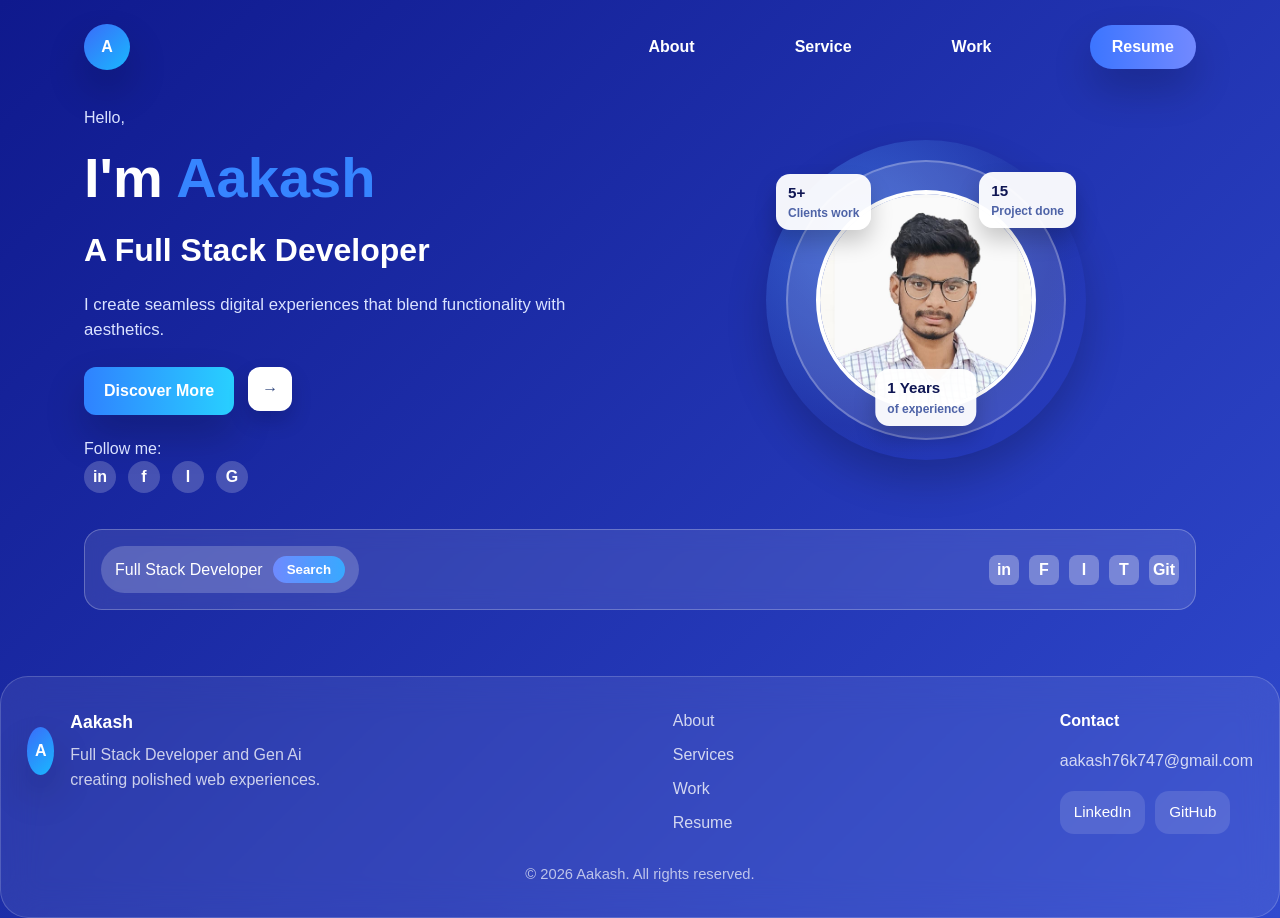
<file: index.html>
<!DOCTYPE html>
<html lang="en">
<head>
  <meta charset="UTF-8" />
  <meta name="viewport" content="width=device-width, initial-scale=1.0" />
  <title>Aakash | Portfolio</title>
  <link rel="stylesheet" href="portfolio.css" />
</head>
<body>
  <div class="page-wrap">
    <header class="top-nav">
      <div class="brand">A</div>
      <nav>
        <a href="about.html">About</a>
        <a href="services.html">Service</a>
        <a href="work.html">Work</a>
      
          </nav>
      <a href="Resume.html" class="btn-resume">Resume</a>
    </header>

    <main class="hero-section">
      <div class="hero-left">
        <p class="small">Hello,</p>
        <h1>I'm <span>Aakash</span></h1>
        <h2>A Full Stack Developer</h2>
        <p class="subtitle">I create seamless digital experiences that blend functionality with aesthetics.</p>
        <div class="hero-actions">
          <a href="Resume.html" class="btn-primary">Discover More</a>
          <a href="Resume.html" class="btn-icon" aria-label="right-arrow">&#8594;</a>
        </div>
        <p class="follow">Follow me:</p>
        <div class="social-icons">
          <a href="https://www.linkedin.com/in/aakash-7a088a28a/" aria-label="LinkedIn">in</a>
          <a href="https://www.facebook.com/profile.php?id=61575523893722" aria-label="Facebook">f</a>
          <a href="https://www.instagram.com/aakash.codes_2026/" aria-label="Instagram">I</a>
           <a href="https://mail.google.com/mail/u/2/#inbox" aria-label="Gmail">G</a>
        </div>
      </div>

      <div class="hero-right">
        <div class="circle-bg">
          <div class="circle-inner">
            <img src="photo.jpg" alt="Aakash" />
            <div class="stats stats-top-left">5+<span>Clients work</span></div>
            <div class="stats stats-top-right">15<span>Project done</span></div>
            <div class="stats stats-bottom">1 Years<span>of experience</span></div>
          </div>
        </div>
      </div>
    </main>

    <section class="search-strip">
      <div class="search-box">
        <span>Full Stack Developer</span>
        <button>Search</button>
      </div>
      <div class="social-row">
        <a href="https://www.linkedin.com/in/aakash-7a088a28a/" aria-label="LinkedIn">in</a>
        <a href="https://www.facebook.com/profile.php?id=61575523893722" aria-label="Facebook">F</a>
        <a href="https://www.instagram.com/aakash.codes_2026/" aria-label="Instagram">I</a>
        <a href="https://x.com/aakashcodes_26" aria-label="Twitter">T</a>
        <a href="https://github.com/Aakash76k" aria-label="GitHub">Git</a>
      </div>
    </section>
  </div>

  <footer class="footer">
    <div class="footer-inner">
      <div class="footer-brand">
        <div class="brand-circle">A</div>
        <div>
          <p class="footer-title">Aakash</p>
          <p class="footer-text">Full Stack Developer and Gen Ai creating polished web experiences.</p>
        </div>
      </div>

      <div class="footer-links">
        <a href="about.html">About</a>
        <a href="services.html">Services</a>
        <a href="work.html">Work</a>
        <a href="Resume.html">Resume</a>
      </div>

      <div class="footer-contact">
        <p>Contact</p>
        <a href="mailto:aakash76k747@gmail.com">aakash76k747@gmail.com</a>
        <div class="footer-social">
          <a href="https://www.linkedin.com/in/aakash-7a088a28a/" aria-label="LinkedIn">LinkedIn</a>
          <a href="https://github.com/Aakash76k" aria-label="GitHub">GitHub</a>
        </div>
      </div>
    </div>
    <p class="footer-copy">&copy; 2026 Aakash. All rights reserved.</p>
  </footer>
</body>
</html>
</file>
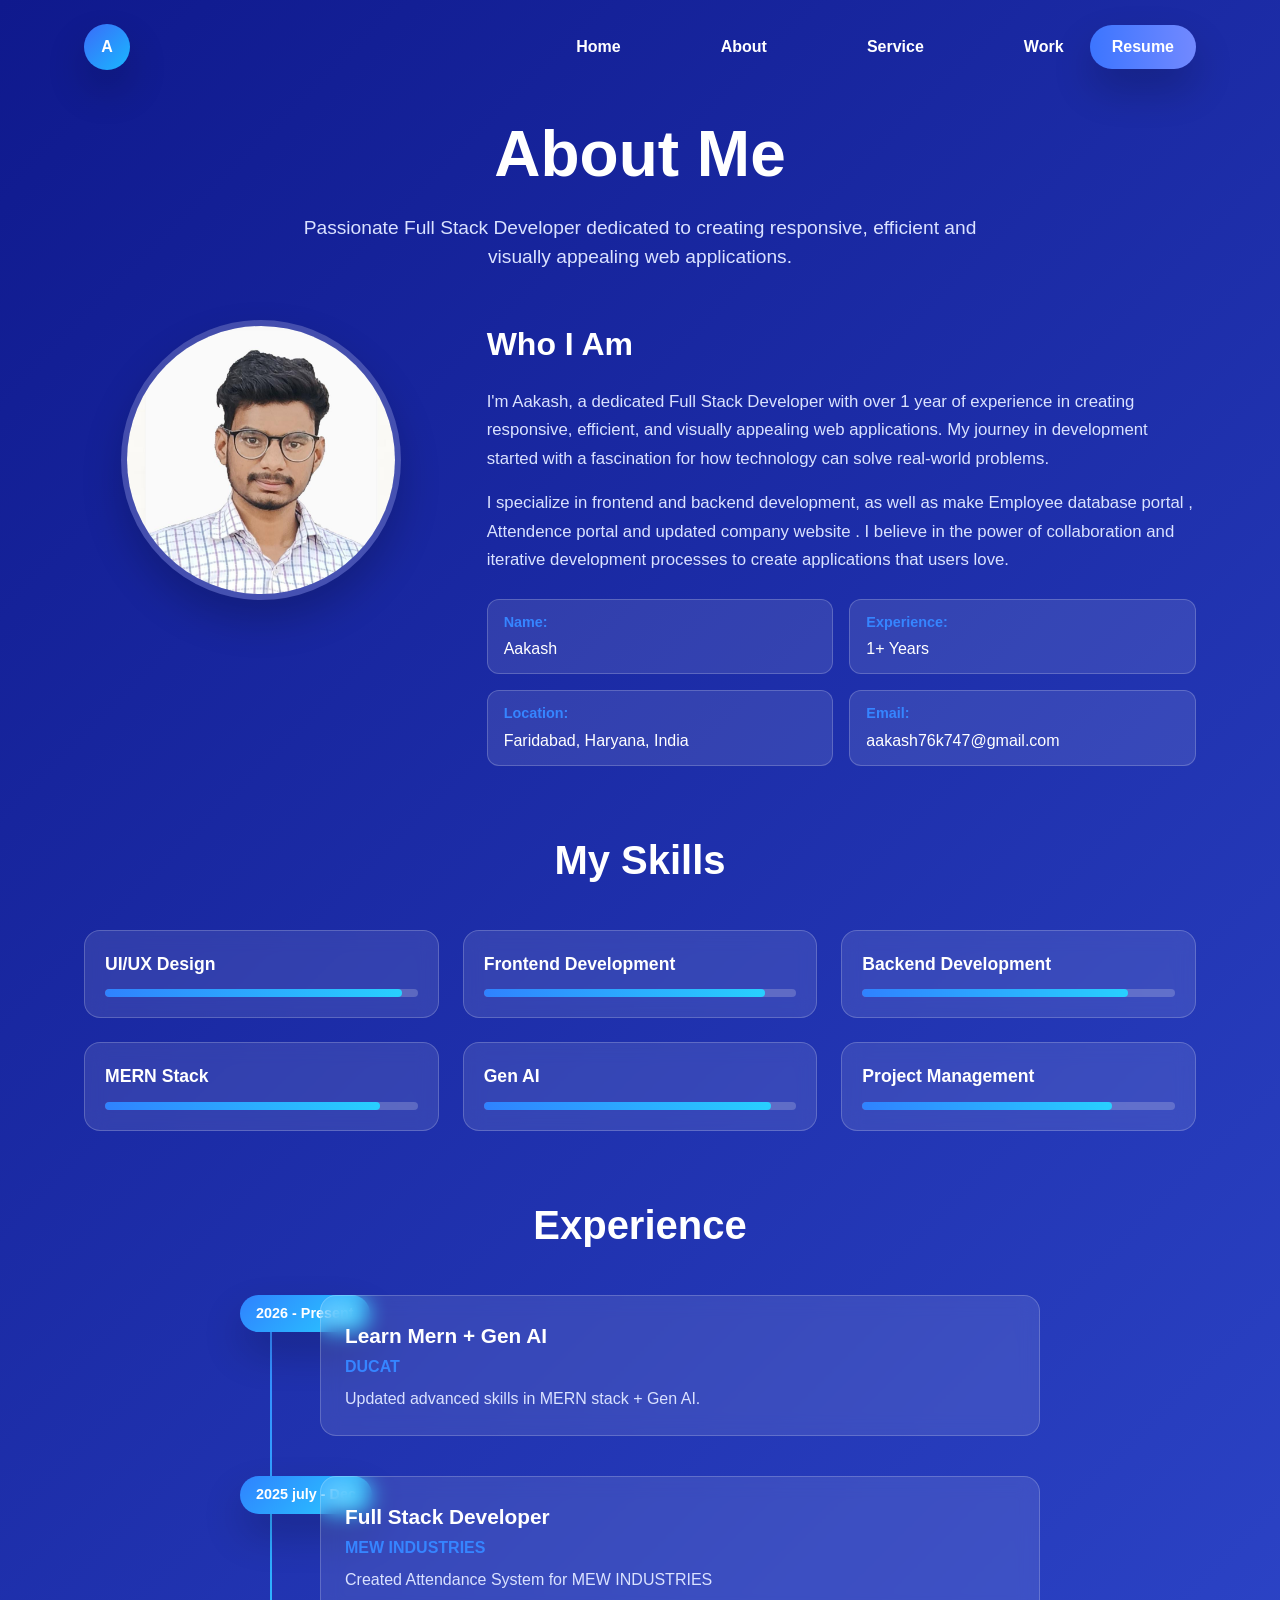
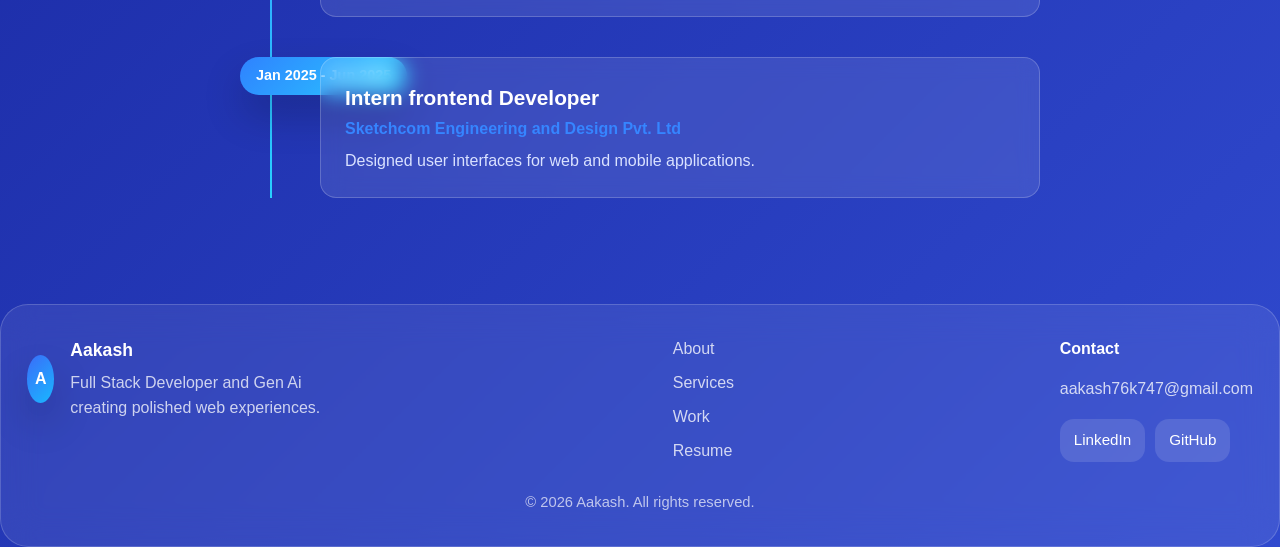
<file: about.html>
<!DOCTYPE html>
<html lang="en">
<head>
    <meta charset="UTF-8" />
    <meta name="viewport" content="width=device-width, initial-scale=1.0" />
    <title>About | Aakash</title>
    <link rel="stylesheet" href="portfolio.css" />
    <link rel="stylesheet" href="about.css" />
</head>
<body>
    <div class="page-wrap">
        <header class="top-nav">
            <div class="brand">A</div>
            <nav>
                <a href="index.html">Home</a>
                <a href="about.html">About</a>
                <a href="services.html">Service</a>
                <a href="work.html">Work</a>
            </nav>
            <a href="resume.html" class="btn-resume">Resume</a>
        </header>

        <main class="about-section">
            <div class="about-hero">
                <h1>About Me</h1>
                <p class="intro">Passionate Full Stack Developer dedicated to creating responsive, efficient and visually appealing web applications.</p>
            </div>

            <div class="about-content">
                <div class="about-left">
                    <img src="photo.jpg" alt="Aakash" class="profile-img" />
                </div>
                <div class="about-right">
                    <h2>Who I Am</h2>
                    <p>I'm Aakash, a dedicated Full Stack Developer with over 1 year of experience in creating responsive, efficient, and visually appealing web applications. My journey in development started with a fascination for how technology can solve real-world problems.</p>
                    <p>I specialize in frontend and backend development, as well as make Employee database portal , Attendence portal and updated company website . I believe in the power of collaboration and iterative development processes to create applications that users love.</p>

                    <div class="personal-info">
                        <div class="info-item">
                            <strong>Name:</strong> Aakash
                        </div>
                        <div class="info-item">
                            <strong>Experience:</strong> 1+ Years
                        </div>
                        <div class="info-item">
                            <strong>Location:</strong> Faridabad, Haryana, India
                        </div>
                        <div class="info-item">
                            <strong>Email:</strong> aakash76k747@gmail.com
                        </div>
                    </div>
                </div>
            </div>

            <div class="skills-section">
                <h2>My Skills</h2>
                <div class="skills-grid">
                    <div class="skill-item">
                        <div class="skill-name">UI/UX Design</div>
                        <div class="skill-bar">
                            <div class="skill-fill" style="width: 95%"></div>
                        </div>
                    </div>
                    <div class="skill-item">
                        <div class="skill-name">Frontend Development</div>
                        <div class="skill-bar">
                            <div class="skill-fill" style="width: 90%"></div>
                        </div>
                    </div>
                    <div class="skill-item">
                        <div class="skill-name">Backend Development</div>
                        <div class="skill-bar">
                            <div class="skill-fill" style="width: 85%"></div>
                        </div>
                    </div>
                    <div class="skill-item">
                        <div class="skill-name">MERN Stack</div>
                        <div class="skill-bar">
                            <div class="skill-fill" style="width: 88%"></div>
                        </div>
                    </div>
                    <div class="skill-item">
                        <div class="skill-name">Gen AI</div>
                        <div class="skill-bar">
                            <div class="skill-fill" style="width: 92%"></div>
                        </div>
                    </div>
                    <div class="skill-item">
                        <div class="skill-name">Project Management</div>
                        <div class="skill-bar">
                            <div class="skill-fill" style="width: 80%"></div>
                        </div>
                    </div>
                </div>
            </div>

            <div class="experience-section">
                <h2>Experience</h2>
                <div class="timeline">
                    <div class="timeline-item">
                        <div class="timeline-date">2026 - Present</div>
                        <div class="timeline-content">
                            <h3>Learn Mern + Gen AI</h3>
                            <p>DUCAT</p>
                            <p>Updated advanced skills in MERN stack + Gen AI.</p>
                        </div>
                    </div>
                   
                    <div class="timeline-item">
                        <div class="timeline-date">2025 july - Dec</div>
                        <div class="timeline-content">
                            <h3>Full Stack Developer</h3>
                            <p>MEW INDUSTRIES</p>
                            <p>Created Attendance System for MEW INDUSTRIES </p>
                        </div>
                    </div>

                     <div class="timeline-item">
                        <div class="timeline-date">Jan 2025 - Jun 2025</div>
                        <div class="timeline-content">
                            <h3>Intern frontend Developer</h3>
                            <p>Sketchcom Engineering and Design Pvt. Ltd</p>
                            <p>Designed user interfaces for web and mobile applications.</p>
                        </div>
                    </div>
                </div>
            </div>
        </main>
    </div>

     <footer class="footer">
    <div class="footer-inner">
      <div class="footer-brand">
        <div class="brand-circle">A</div>
        <div>
          <p class="footer-title">Aakash</p>
          <p class="footer-text">Full Stack Developer and Gen Ai creating polished web experiences.</p>
        </div>
      </div>

      <div class="footer-links">
        <a href="about.html">About</a>
        <a href="services.html">Services</a>
        <a href="work.html">Work</a>
        <a href="Resume.html">Resume</a>
      </div>

      <div class="footer-contact">
        <p>Contact</p>
        <a href="mailto:aakash76k747@gmail.com">aakash76k747@gmail.com</a>
        <div class="footer-social">
          <a href="https://www.linkedin.com/in/aakash-7a088a28a/" aria-label="LinkedIn">LinkedIn</a>
          <a href="https://github.com/Aakash76k" aria-label="GitHub">GitHub</a>
        </div>
      </div>
    </div>
    <p class="footer-copy">&copy; 2026 Aakash. All rights reserved.</p>
  </footer>
</body>
</html>
</file>
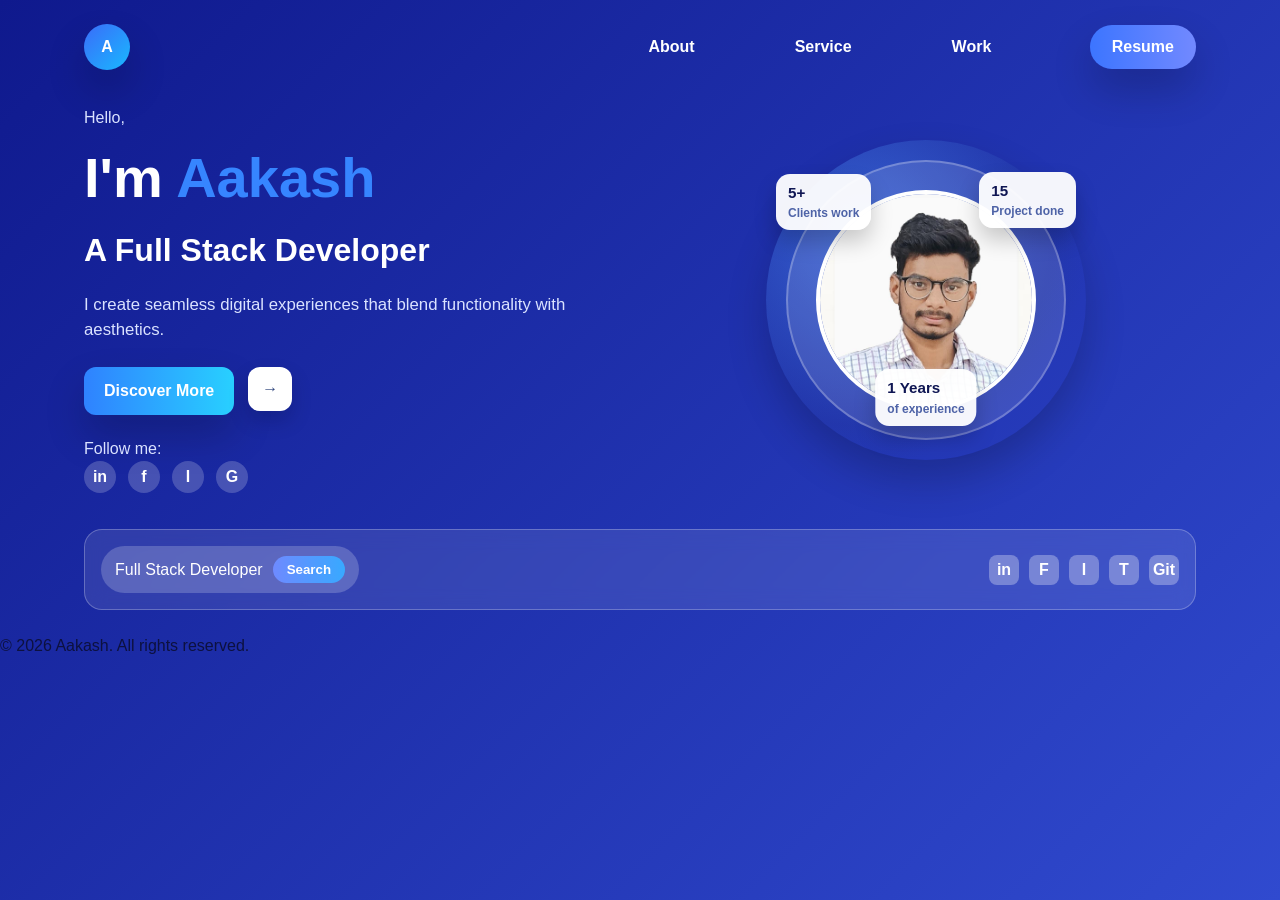
<file: portfolio.html>
<!DOCTYPE html>
<html lang="en">
<head>
  <meta charset="UTF-8" />
  <meta name="viewport" content="width=device-width, initial-scale=1.0" />
  <title>Aakash | Portfolio</title>
  <link rel="stylesheet" href="portfolio.css" />
</head>
<body>
  <div class="page-wrap">
    <header class="top-nav">
      <div class="brand">A</div>
      <nav>
        <a href="about.html">About</a>
        <a href="services.html">Service</a>
        <a href="work.html">Work</a>
      
          </nav>
      <a href="Resume.html" class="btn-resume">Resume</a>
    </header>

    <main class="hero-section">
      <div class="hero-left">
        <p class="small">Hello,</p>
        <h1>I'm <span>Aakash</span></h1>
        <h2>A Full Stack Developer</h2>
        <p class="subtitle">I create seamless digital experiences that blend functionality with aesthetics.</p>
        <div class="hero-actions">
          <a href="Resume.html" class="btn-primary">Discover More</a>
          <a href="Resume.html" class="btn-icon" aria-label="right-arrow">&#8594;</a>
        </div>
        <p class="follow">Follow me:</p>
        <div class="social-icons">
          <a href="https://www.linkedin.com/in/aakash-7a088a28a/" aria-label="LinkedIn">in</a>
          <a href="https://www.facebook.com/profile.php?id=61575523893722" aria-label="Facebook">f</a>
          <a href="https://www.instagram.com/aakash.codes_2026/" aria-label="Instagram">I</a>
           <a href="https://mail.google.com/mail/u/2/#inbox" aria-label="Gmail">G</a>
        </div>
      </div>

      <div class="hero-right">
        <div class="circle-bg">
          <div class="circle-inner">
            <img src="photo.jpg" alt="Aakash" />
            <div class="stats stats-top-left">5+<span>Clients work</span></div>
            <div class="stats stats-top-right">15<span>Project done</span></div>
            <div class="stats stats-bottom">1 Years<span>of experience</span></div>
          </div>
        </div>
      </div>
    </main>

    <section class="search-strip">
      <div class="search-box">
        <span>Full Stack Developer</span>
        <button>Search</button>
      </div>
      <div class="social-row">
        <a href="https://www.linkedin.com/in/aakash-7a088a28a/" aria-label="LinkedIn">in</a>
        <a href="https://www.facebook.com/profile.php?id=61575523893722" aria-label="Facebook">F</a>
        <a href="https://www.instagram.com/aakash.codes_2026/" aria-label="Instagram">I</a>
        <a href="https://x.com/aakashcodes_26" aria-label="Twitter">T</a>
        <a href="https://github.com/dashboard" aria-label="GitHub">Git</a>
      </div>
    </section>
  </div>

  <footer>
    <p>&copy; 2026 Aakash. All rights reserved.</p>
  </footer>
</body>
</html>
</file>
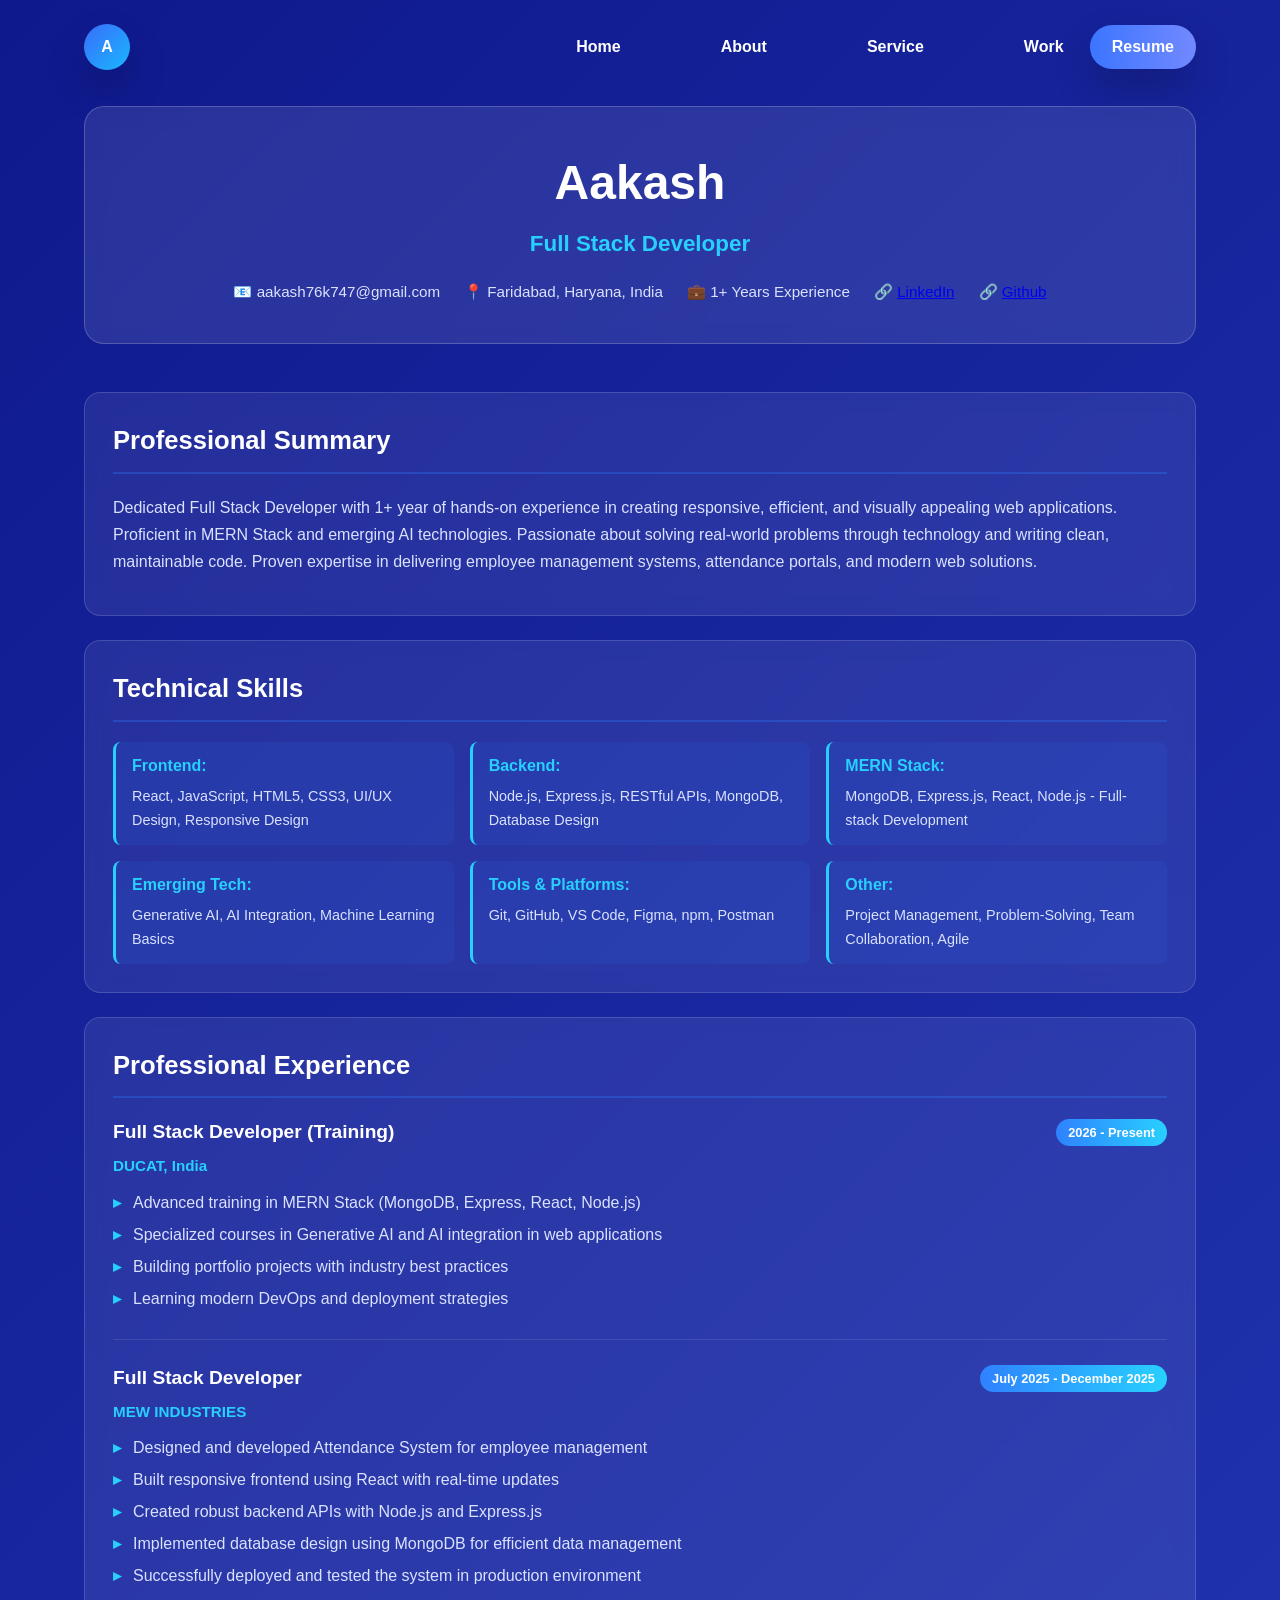
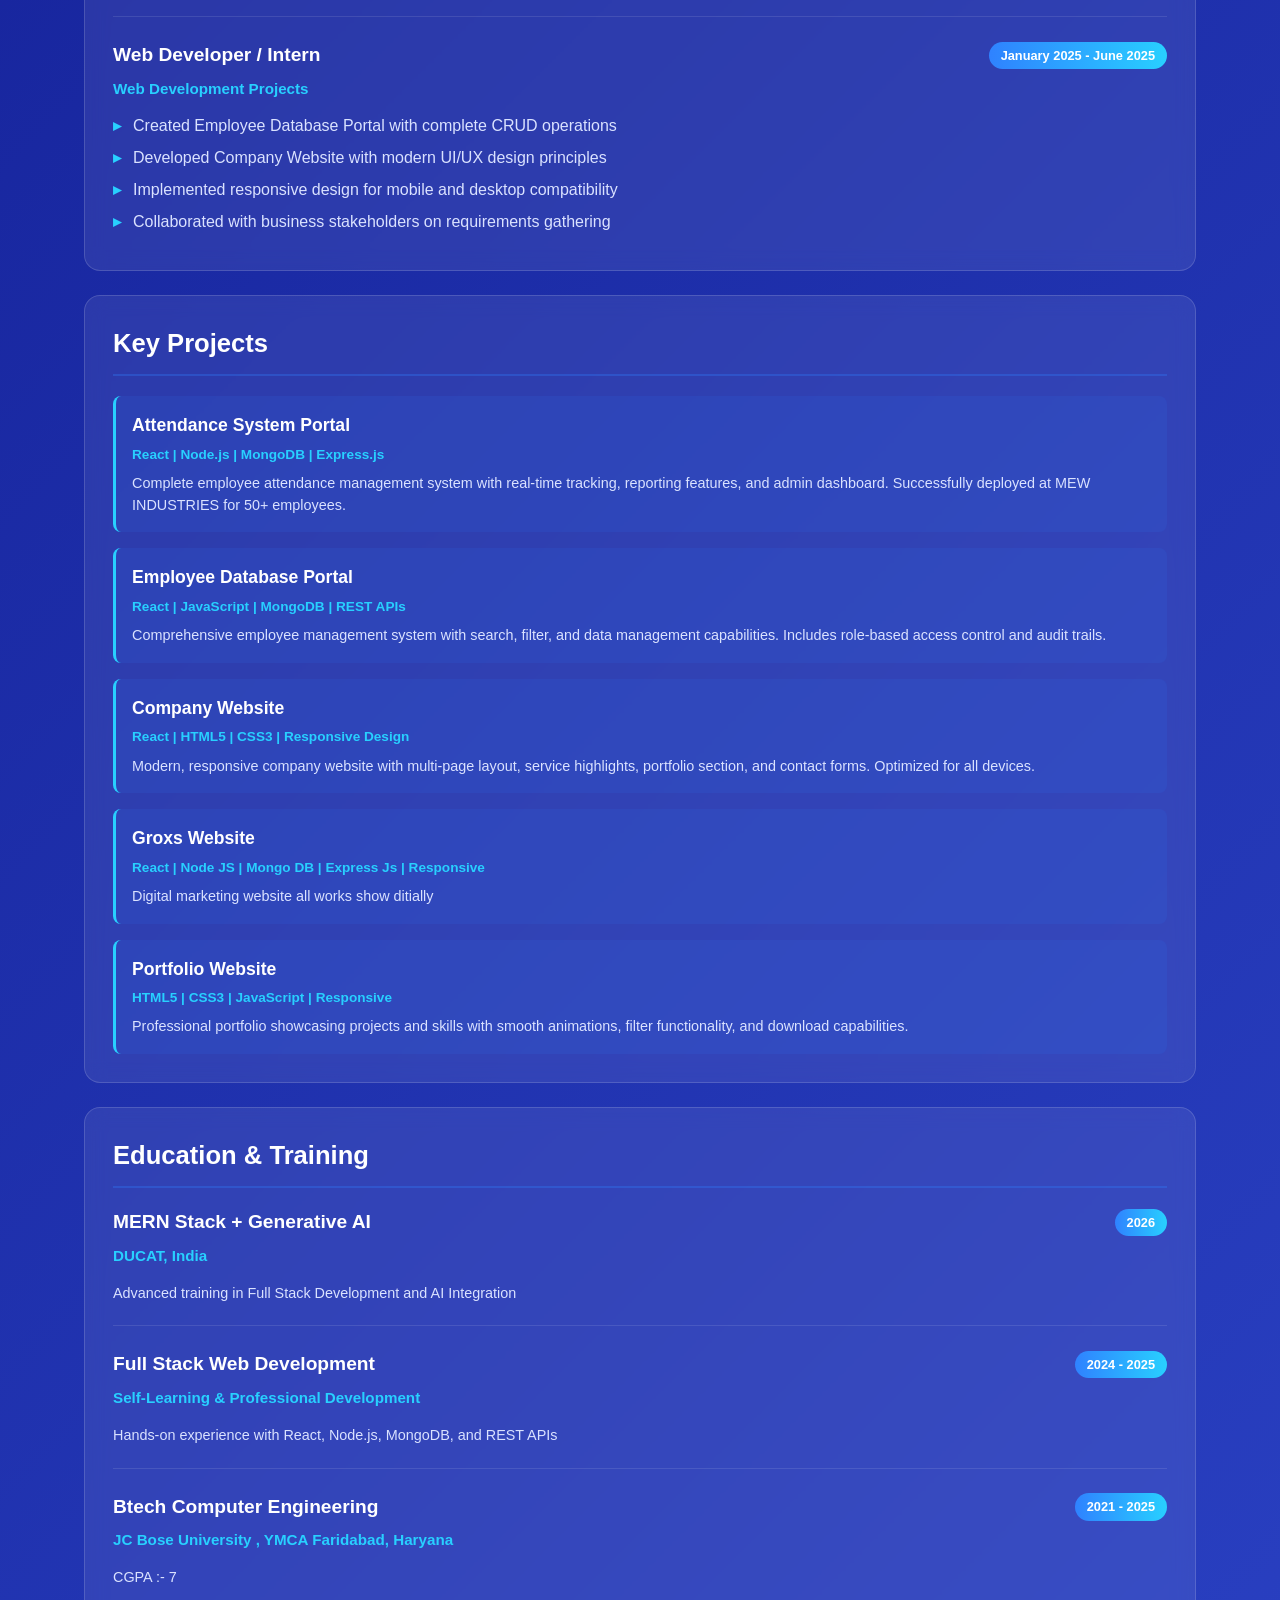
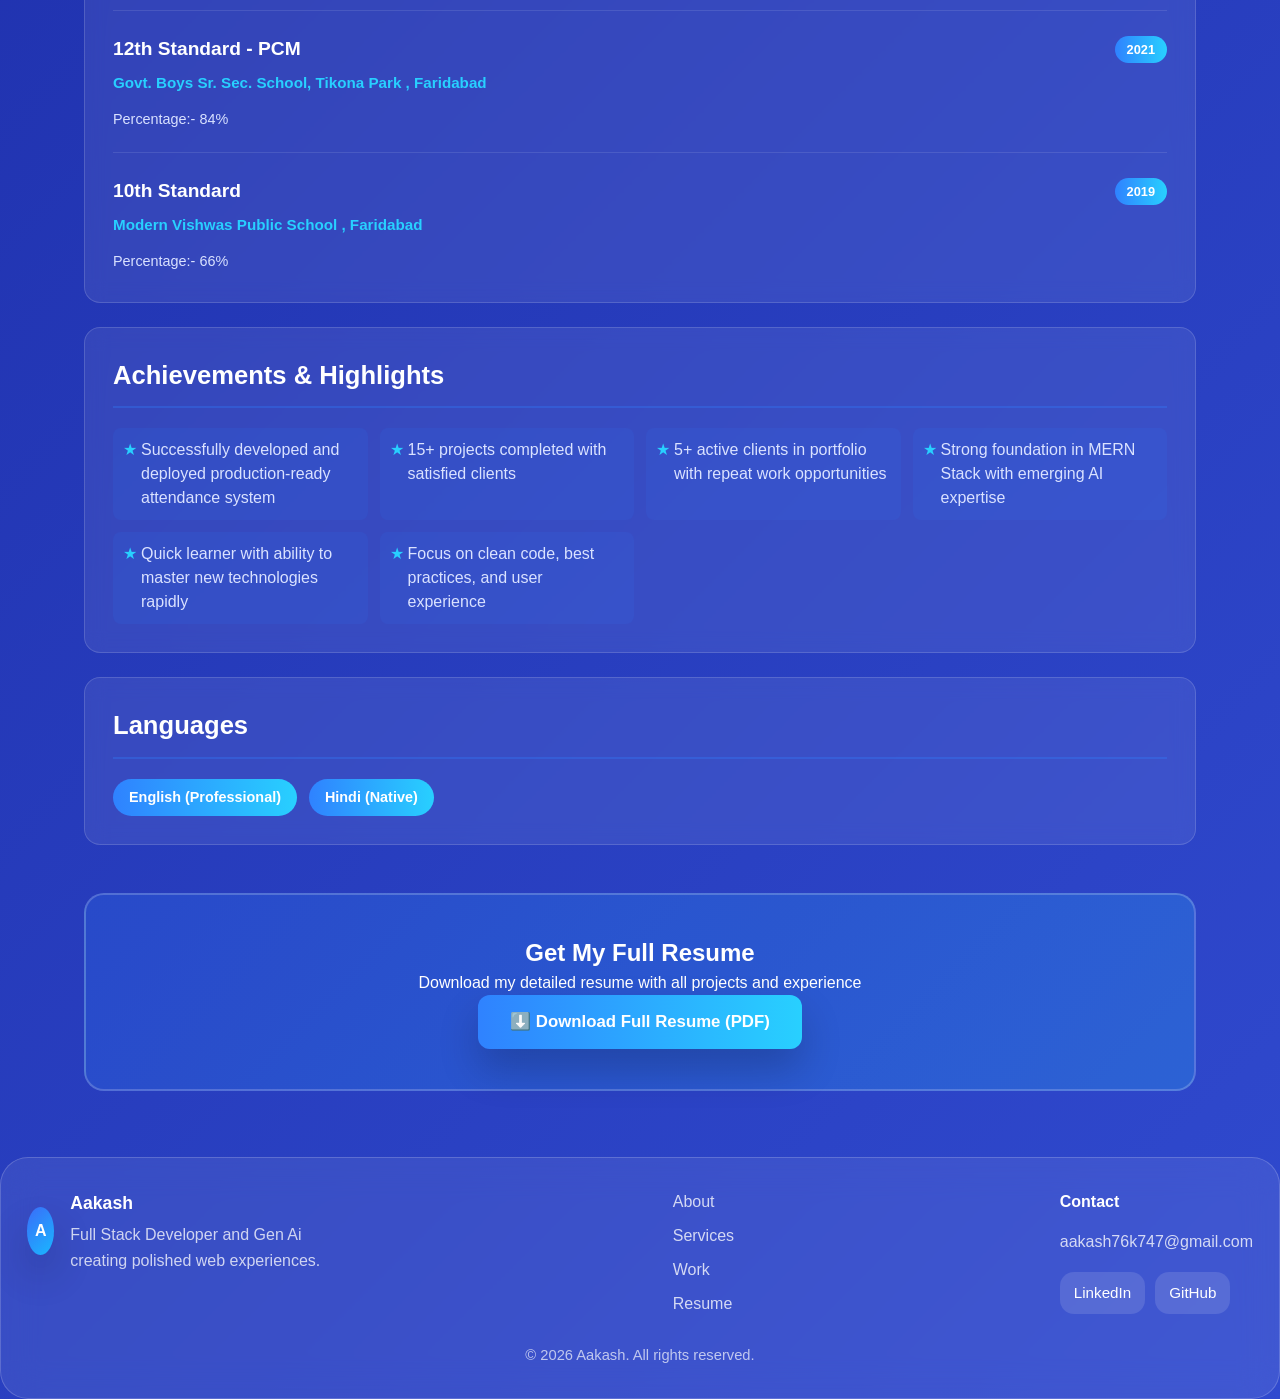
<file: Resume.html>
<!DOCTYPE html>
<html lang="en">
<head>
    <meta charset="UTF-8" />
    <meta name="viewport" content="width=device-width, initial-scale=1.0" />
    <title>Resume | Aakash</title>
    <link rel="stylesheet" href="portfolio.css" />
    <link rel="stylesheet" href="resume.css" />
</head>
<body>
    <div class="page-wrap">
        <header class="top-nav">
            <div class="brand">A</div>
            <nav>
                <a href="/index.html">Home</a>
                <a href="/about.html">About</a>
                <a href="/services.html">Service</a>
                <a href="/work.html">Work</a>
        
            </nav>
            <!-- <a href="resume.pdf" class="btn-resume" download>Download PDF</a> -->
             <a href="/Resume.html" class="btn-resume">Resume</a>
        </header>

        <main class="resume-section">
            <div class="resume-header">
                <h1>Aakash</h1>
                <p class="role">Full Stack Developer</p>
                <div class="contact-info">
                    <span>📧 aakash76k747@gmail.com</span>
                    <span>📍 Faridabad, Haryana, India</span>
                    <span>💼 1+ Years Experience</span>
                    <span>🔗 <a href="https://www.linkedin.com/in/aakash-7a088a28a/" target="_blank" aria-label="LinkedIn">LinkedIn</a></span>
                    <span>🔗 <a href="https://github.com/dashboard" target="_blank" aria-label="Github">Github</a></span>

                </div>
            </div>

            <div class="resume-content">
                <section class="resume-section-block">
                    <h2>Professional Summary</h2>
                    <p>Dedicated Full Stack Developer with 1+ year of hands-on experience in creating responsive, efficient, and visually appealing web applications. Proficient in MERN Stack and emerging AI technologies. Passionate about solving real-world problems through technology and writing clean, maintainable code. Proven expertise in delivering employee management systems, attendance portals, and modern web solutions.</p>
                </section>

                <section class="resume-section-block">
                    <h2>Technical Skills</h2>
                    <div class="skills-list">
                        <div class="skill-category">
                            <strong>Frontend:</strong>
                            <p>React, JavaScript, HTML5, CSS3, UI/UX Design, Responsive Design</p>
                        </div>
                        <div class="skill-category">
                            <strong>Backend:</strong>
                            <p>Node.js, Express.js, RESTful APIs, MongoDB, Database Design</p>
                        </div>
                        <div class="skill-category">
                            <strong>MERN Stack:</strong>
                            <p>MongoDB, Express.js, React, Node.js - Full-stack Development</p>
                        </div>
                        <div class="skill-category">
                            <strong>Emerging Tech:</strong>
                            <p>Generative AI, AI Integration, Machine Learning Basics</p>
                        </div>
                        <div class="skill-category">
                            <strong>Tools & Platforms:</strong>
                            <p>Git, GitHub, VS Code, Figma, npm, Postman</p>
                        </div>
                        <div class="skill-category">
                            <strong>Other:</strong>
                            <p>Project Management, Problem-Solving, Team Collaboration, Agile</p>
                        </div>
                    </div>
                </section>

                <section class="resume-section-block">
                    <h2>Professional Experience</h2>
                    
                    <div class="experience-item">
                        <div class="experience-header">
                            <h3>Full Stack Developer (Training)</h3>
                            <span class="date">2026 - Present</span>
                        </div>
                        <p class="company">DUCAT, India</p>
                        <ul class="experience-details">
                            <li>Advanced training in MERN Stack (MongoDB, Express, React, Node.js)</li>
                            <li>Specialized courses in Generative AI and AI integration in web applications</li>
                            <li>Building portfolio projects with industry best practices</li>
                            <li>Learning modern DevOps and deployment strategies</li>
                        </ul>
                    </div>

                    <div class="experience-item">
                        <div class="experience-header">
                            <h3>Full Stack Developer</h3>
                            <span class="date">July 2025 - December 2025</span>
                        </div>
                        <p class="company">MEW INDUSTRIES</p>
                        <ul class="experience-details">
                            <li>Designed and developed Attendance System for employee management</li>
                            <li>Built responsive frontend using React with real-time updates</li>
                            <li>Created robust backend APIs with Node.js and Express.js</li>
                            <li>Implemented database design using MongoDB for efficient data management</li>
                            <li>Successfully deployed and tested the system in production environment</li>
                        </ul>
                    </div>

                    <div class="experience-item">
                        <div class="experience-header">
                            <h3>Web Developer / Intern</h3>
                            <span class="date">January 2025 - June 2025</span>
                        </div>
                        <p class="company">Web Development Projects</p>
                        <ul class="experience-details">
                            <li>Created Employee Database Portal with complete CRUD operations</li>
                            <li>Developed Company Website with modern UI/UX design principles</li>
                            <li>Implemented responsive design for mobile and desktop compatibility</li>
                            <li>Collaborated with business stakeholders on requirements gathering</li>
                        </ul>
                    </div>
                </section>

                <section class="resume-section-block">
                    <h2>Key Projects</h2>
                    
                    <div class="project-item">
                        <h3>Attendance System Portal</h3>
                        <p class="tech">React | Node.js | MongoDB | Express.js</p>
                        <p>Complete employee attendance management system with real-time tracking, reporting features, and admin dashboard. Successfully deployed at MEW INDUSTRIES for 50+ employees.</p>
                    </div>

                    <div class="project-item">
                        <h3>Employee Database Portal</h3>
                        <p class="tech">React | JavaScript | MongoDB | REST APIs</p>
                        <p>Comprehensive employee management system with search, filter, and data management capabilities. Includes role-based access control and audit trails.</p>
                    </div>

                    <div class="project-item">
                        <h3>Company Website</h3>
                        <p class="tech">React | HTML5 | CSS3 | Responsive Design</p>
                        <p>Modern, responsive company website with multi-page layout, service highlights, portfolio section, and contact forms. Optimized for all devices.</p>
                    </div>

                    <div class="project-item">
                        <h3>Groxs Website</h3>
                        <p class="tech">React | Node JS | Mongo DB | Express Js | Responsive</p>
                        <p> Digital marketing website all works show ditially  </p>
                    </div>

                    <div class="project-item">
                        <h3>Portfolio Website</h3>
                        <p class="tech">HTML5 | CSS3 | JavaScript | Responsive</p>
                        <p>Professional portfolio showcasing projects and skills with smooth animations, filter functionality, and download capabilities.</p>
                    </div>
                </section>

                <section class="resume-section-block">
                    <h2>Education & Training</h2>
                    
                    <div class="education-item">
                        <div class="education-header">
                            <h3>MERN Stack + Generative AI</h3>
                            <span class="date">2026</span>
                        </div>
                        <p class="university">DUCAT, India</p>
                        <p class="details">Advanced training in Full Stack Development and AI Integration</p>
                    </div>

                    <div class="education-item">
                        <div class="education-header">
                            <h3>Full Stack Web Development</h3>
                            <span class="date">2024 - 2025</span>
                        </div>
                        <p class="university">Self-Learning & Professional Development</p>
                        <p class="details">Hands-on experience with React, Node.js, MongoDB, and REST APIs</p>
                    </div>

                    <div class="education-item">
                        <div class="education-header">
                            <h3>Btech Computer Engineering</h3>
                            <span class="date">2021 - 2025</span>
                        </div>
                        <p class="university">JC Bose University , YMCA Faridabad, Haryana</p>
                        <p class="details">CGPA :- 7</p>
                    </div>

                    <div class="education-item">
                        <div class="education-header">
                            <h3>12th Standard - PCM </h3>
                            <span class="date">2021</span>
                        </div>
                        <p class="university">Govt. Boys Sr. Sec. School, Tikona Park , Faridabad</p>
                        <p class="details">Percentage:- 84%</p>
                    </div>

                     <div class="education-item">
                        <div class="education-header">
                            <h3>10th Standard  </h3>
                            <span class="date">2019</span>
                        </div>
                        <p class="university">Modern Vishwas Public School , Faridabad</p>
                        <p class="details">Percentage:- 66%</p>
                    </div>
                </section>

                <section class="resume-section-block">
                    <h2>Achievements & Highlights</h2>
                    <ul class="achievements-list">
                        <li>Successfully developed and deployed production-ready attendance system</li>
                        <li>15+ projects completed with satisfied clients</li>
                        <li>5+ active clients in portfolio with repeat work opportunities</li>
                        <li>Strong foundation in MERN Stack with emerging AI expertise</li>
                        <li>Quick learner with ability to master new technologies rapidly</li>
                        <li>Focus on clean code, best practices, and user experience</li>
                    </ul>
                </section>

                <section class="resume-section-block">
                    <h2>Languages</h2>
                    <div class="languages-list">
                        <span>English (Professional)</span>
                        <span>Hindi (Native)</span>
                    </div>
                </section>
            </div>

            <div class="download-section">
                <h2>Get My Full Resume</h2>
                <p>Download my detailed resume with all projects and experience</p>
                <a href="resume.pdf" class="btn-primary" download>⬇️ Download Full Resume (PDF)</a>
            </div>
        </main>
    </div>

    <footer class="footer">
    <div class="footer-inner">
      <div class="footer-brand">
        <div class="brand-circle">A</div>
        <div>
          <p class="footer-title">Aakash</p>
          <p class="footer-text">Full Stack Developer and Gen Ai creating polished web experiences.</p>
        </div>
      </div>

      <div class="footer-links">
        <a href="about.html">About</a>
        <a href="services.html">Services</a>
        <a href="work.html">Work</a>
        <a href="Resume.html">Resume</a>
      </div>

      <div class="footer-contact">
        <p>Contact</p>
        <a href="mailto:aakash76k747@gmail.com">aakash76k747@gmail.com</a>
        <div class="footer-social">
          <a href="https://www.linkedin.com/in/aakash-7a088a28a/" aria-label="LinkedIn">LinkedIn</a>
          <a href="https://github.com/Aakash76k" aria-label="GitHub">GitHub</a>
        </div>
      </div>
    </div>
    <p class="footer-copy">&copy; 2026 Aakash. All rights reserved.</p>
  </footer>
</body>
</html>
</file>
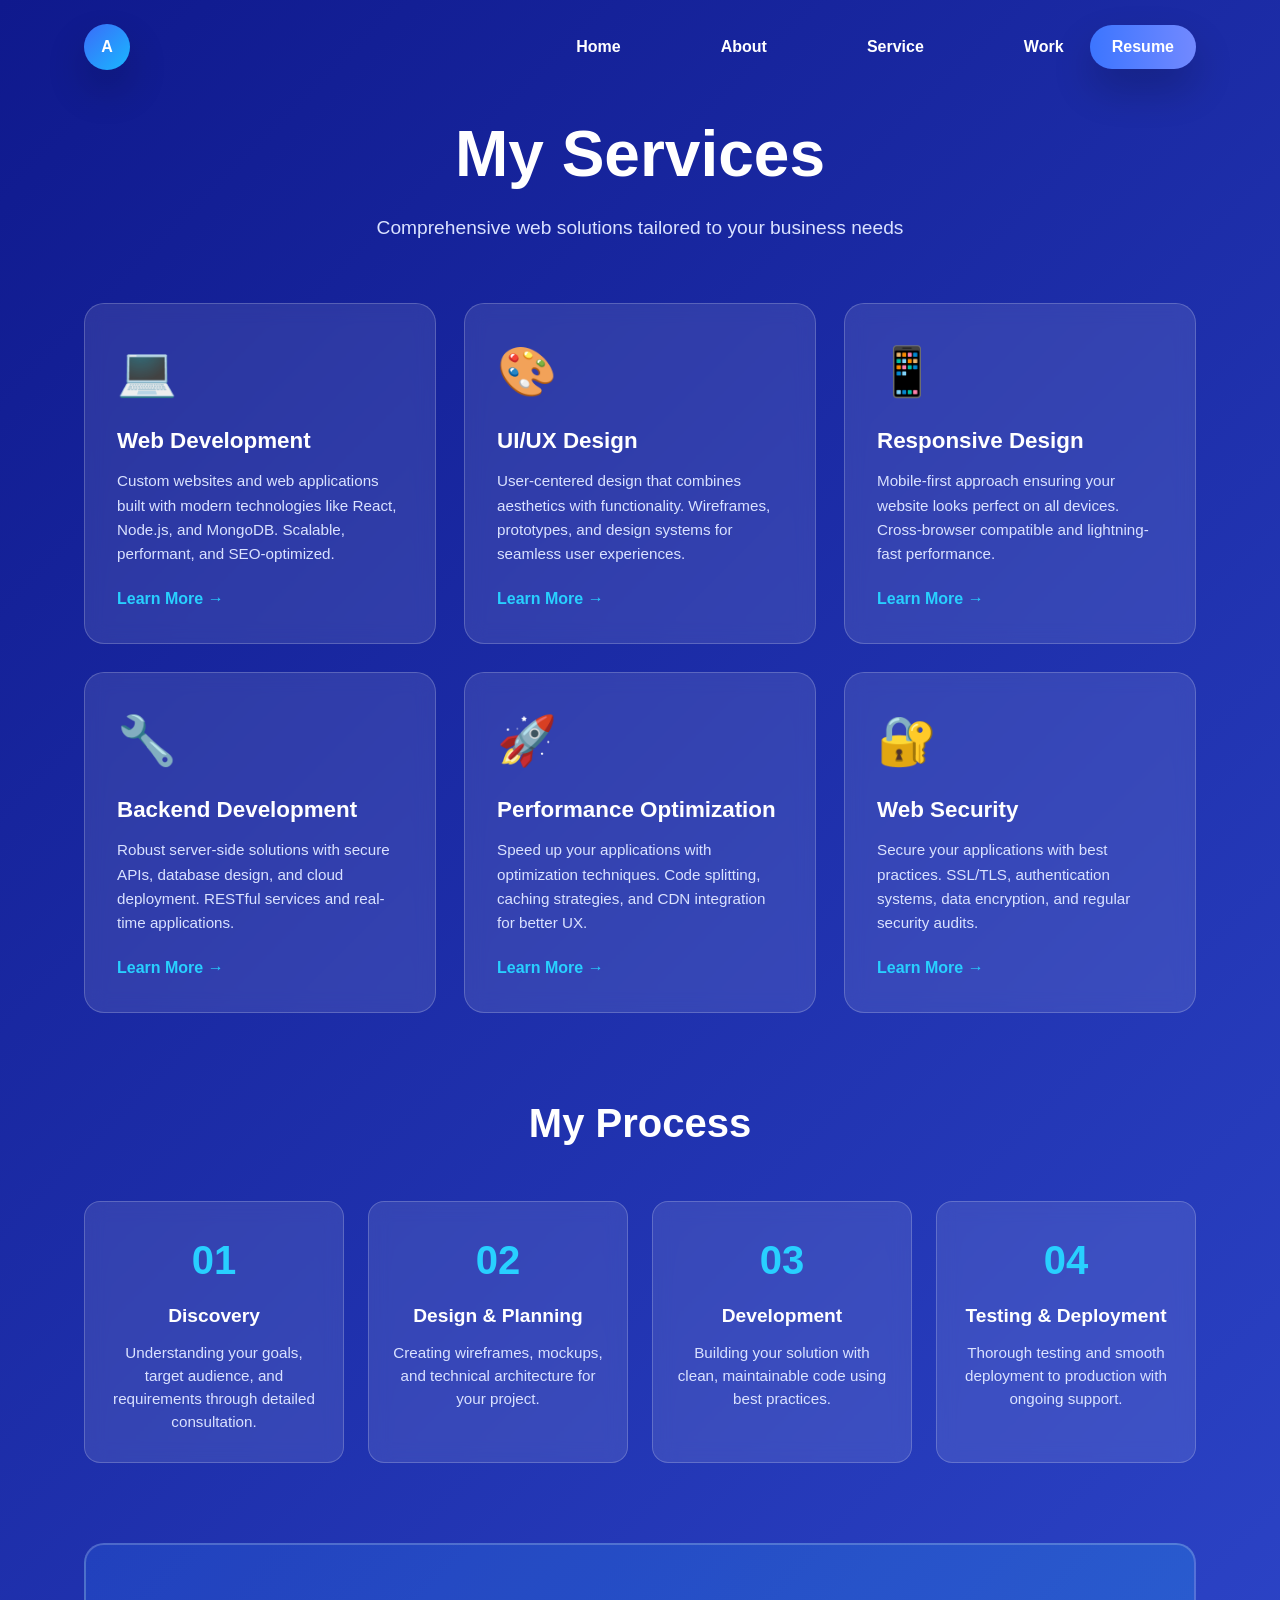
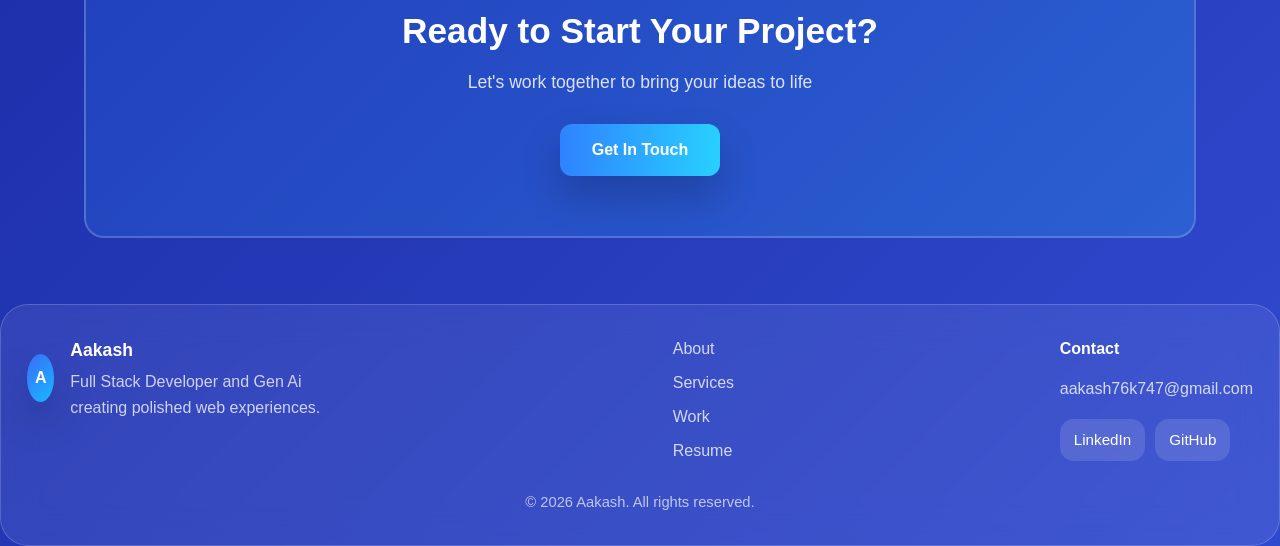
<file: services.html>
<!DOCTYPE html>
<html lang="en">
<head>
    <meta charset="UTF-8" />
    <meta name="viewport" content="width=device-width, initial-scale=1.0" />
    <title>Services | Aakash</title>
    <link rel="stylesheet" href="portfolio.css" />
    <link rel="stylesheet" href="services.css" />
</head>
<body>
    <div class="page-wrap">
        <header class="top-nav">
            <div class="brand">A</div>
            <nav>
                <a href="index.html">Home</a>
                <a href="about.html">About</a>
                <a href="services.html">Service</a>
                <a href="work.html">Work</a>
            </nav>
            <a href="resume.html" class="btn-resume">Resume</a>
        </header>

        <main class="services-section">
            <div class="services-hero">
                <h1>My Services</h1>
                <p class="intro">Comprehensive web solutions tailored to your business needs</p>
            </div>

            <div class="services-grid">
                <div class="service-card">
                    <div class="service-icon">💻</div>
                    <h3>Web Development</h3>
                    <p>Custom websites and web applications built with modern technologies like React, Node.js, and MongoDB. Scalable, performant, and SEO-optimized.</p>
                    <a href="https://github.com/dashboard" class="service-link">Learn More →</a>
                </div>

                <div class="service-card">
                    <div class="service-icon">🎨</div>
                    <h3>UI/UX Design</h3>
                    <p>User-centered design that combines aesthetics with functionality. Wireframes, prototypes, and design systems for seamless user experiences.</p>
                    <a href="https://github.com/dashboard" class="service-link">Learn More →</a>
                </div>

                <div class="service-card">
                    <div class="service-icon">📱</div>
                    <h3>Responsive Design</h3>
                    <p>Mobile-first approach ensuring your website looks perfect on all devices. Cross-browser compatible and lightning-fast performance.</p>
                    <a href="https://github.com/dashboard" class="service-link">Learn More →</a>
                </div>

                <div class="service-card">
                    <div class="service-icon">🔧</div>
                    <h3>Backend Development</h3>
                    <p>Robust server-side solutions with secure APIs, database design, and cloud deployment. RESTful services and real-time applications.</p>
                    <a href="https://github.com/dashboard" class="service-link">Learn More →</a>
                </div>

                <div class="service-card">
                    <div class="service-icon">🚀</div>
                    <h3>Performance Optimization</h3>
                    <p>Speed up your applications with optimization techniques. Code splitting, caching strategies, and CDN integration for better UX.</p>
                    <a href="https://github.com/dashboard" class="service-link">Learn More →</a>
                </div>

                <div class="service-card">
                    <div class="service-icon">🔐</div>
                    <h3>Web Security</h3>
                    <p>Secure your applications with best practices. SSL/TLS, authentication systems, data encryption, and regular security audits.</p>
                    <a href="https://github.com/dashboard" class="service-link">Learn More →</a>
                </div>
            </div>

            <div class="process-section">
                <h2>My Process</h2>
                <div class="process-steps">
                    <div class="process-step">
                        <div class="step-number">01</div>
                        <h3>Discovery</h3>
                        <p>Understanding your goals, target audience, and requirements through detailed consultation.</p>
                    </div>
                    <div class="process-step">
                        <div class="step-number">02</div>
                        <h3>Design & Planning</h3>
                        <p>Creating wireframes, mockups, and technical architecture for your project.</p>
                    </div>
                    <div class="process-step">
                        <div class="step-number">03</div>
                        <h3>Development</h3>
                        <p>Building your solution with clean, maintainable code using best practices.</p>
                    </div>
                    <div class="process-step">
                        <div class="step-number">04</div>
                        <h3>Testing & Deployment</h3>
                        <p>Thorough testing and smooth deployment to production with ongoing support.</p>
                    </div>
                </div>
            </div>

            <div class="cta-section">
                <h2>Ready to Start Your Project?</h2>
                <p>Let's work together to bring your ideas to life</p>
                <a href="https://github.com/dashboard" class="btn-primary">Get In Touch</a>
            </div>
        </main>
    </div>

    <footer class="footer">
    <div class="footer-inner">
      <div class="footer-brand">
        <div class="brand-circle">A</div>
        <div>
          <p class="footer-title">Aakash</p>
          <p class="footer-text">Full Stack Developer and Gen Ai creating polished web experiences.</p>
        </div>
      </div>

      <div class="footer-links">
        <a href="about.html">About</a>
        <a href="services.html">Services</a>
        <a href="work.html">Work</a>
        <a href="Resume.html">Resume</a>
      </div>

      <div class="footer-contact">
        <p>Contact</p>
        <a href="mailto:aakash76k747@gmail.com">aakash76k747@gmail.com</a>
        <div class="footer-social">
          <a href="https://www.linkedin.com/in/aakash-7a088a28a/" aria-label="LinkedIn">LinkedIn</a>
          <a href="https://github.com/Aakash76k" aria-label="GitHub">GitHub</a>
        </div>
      </div>
    </div>
    <p class="footer-copy">&copy; 2026 Aakash. All rights reserved.</p>
  </footer>
</body>
</html>
</file>
<file: portfolio.css>
﻿/* portfolio.css */
* {
  box-sizing: border-box;
  margin: 0;
  padding: 0;
}
:root {
  --bg: #0f198d;
  --bg2: #304acf;
  --text: #0d113f;
  --text-light: #6572ba;
  --blue: #2f7eff;
  --white: #ffffff;
  --surface: rgba(255,255,255,0.16);
  --shadow: 0 20px 40px rgba(0,0,0,0.20);
}
body {
  font-family: 'Inter', 'Segoe UI', Roboto, Arial, sans-serif;
  line-height: 1.5;
  color: var(--text);
  background: linear-gradient(135deg, var(--bg), var(--bg2));
  min-height: 100vh;
}
.page-wrap {
  max-width: 1160px;
  margin: 0 auto;
  padding: 24px;
}
.top-nav {
  display: flex;
  align-items: center;
  justify-content: space-between;
  margin-bottom: 36px;
}
.top-nav .brand {
  background: linear-gradient(135deg, #3a6cf9, #19b8ff);
  color: #fff;
  font-weight: 700;
  border-radius: 50%;
  width: 46px; height: 46px;
  display: grid; place-items: center;
  box-shadow: var(--shadow);
}
.top-nav nav {
  display: flex;
  gap: 100px;
  font-weight: 600;
  margin-left: 420px;
}
.top-nav nav a {
  color: var(--white);
  text-decoration: none;
  transition: color 0.2s;
}
.top-nav nav a:hover { color: #d4e4ff; }
.btn-resume {
  background: linear-gradient(90deg, #3c75ff, #7289ff);
  color: #fff;
  border-radius: 999px;
  padding: 10px 22px;
  text-decoration: none;
  border: 0;
  font-weight: 700;
  box-shadow: var(--shadow);
}
.hero-section {
  display: grid;
  grid-template-columns: 1fr 1fr;
  gap: 32px;
  align-items: center;
  margin-bottom: 36px;
}
.hero-left h1 {
  font-size: clamp(2rem, 6vw, 3.5rem);
  color: #fff;
  margin: 6px 0;
}
.hero-left h1 span {
  color: #3685ff;
}
.hero-left h2 {
  font-size: clamp(1.4rem, 4vw, 2rem);
  color: #fff;
  font-weight: 800;
}
.hero-left .small,
.hero-left .subtitle,
.hero-left .follow {
  color: #dae2ff;
}
.hero-left .subtitle {
  margin: 18px 0 25px;
  max-width: 520px;
  font-size: 1.05rem;
}
.hero-actions {
  display: flex;
  gap: 14px;
  margin-bottom: 22px;
}
.btn-primary,
.btn-icon {
  border-radius: 12px;
  border: 0;
  font-weight: 700;
  text-decoration: none;
  display: inline-flex;
  align-items: center;
  justify-content: center;
}
.btn-primary {
  background: linear-gradient(90deg, #2f82ff, #28d0ff);
  color: #fff;
  padding: 12px 20px;
  box-shadow: var(--shadow);
}
.btn-icon {
  width: 44px;
  height: 44px;
  background: #fff;
  color: #33497f;
  box-shadow: 0 10px 20px rgba(3,9,43,0.2);
}
.social-icons {
  display: flex;
  gap: 12px;
}
.social-icons a {
  width: 32px;
  height: 32px;
  border-radius: 50%;
  background: rgba(255,255,255,0.2);
  color: #fff;
  display: grid;
  place-items: center;
  text-decoration: none;
  font-weight: 700;
}
.hero-right {
  display: flex;
  justify-content: center;
  position: relative;
}
.circle-bg,
.circle-inner {
  position: relative;
  border-radius: 50%;
}
.circle-bg {
  width: 320px;
  height: 320px;
  background: radial-gradient(circle at 30% 30%, rgba(83,155,255,0.45), rgba(37,59,137,0.18) 60%, transparent 72%);
  box-shadow: var(--shadow);
  display: grid;
  place-items: center;
}
.circle-inner {
  width: 280px;
  height: 280px;
  border: 2px solid rgba(255,255,255,0.25);
  background: rgba(255,255,255,0.12);
  display: grid;
  place-items: center;
}
.circle-inner img {
  width: 220px;
  height: 220px;
  border-radius: 50%;
  object-fit: cover;
  border: 4px solid #fff;
}
.stats {
  position: absolute;
  background: rgba(255,255,255,0.95);
  color: #0f1653;
  border-radius: 14px;
  padding: 8px 12px;
  font-weight: 800;
  font-size: 0.95rem;
  box-shadow: 0 12px 22px rgba(0,0,0,0.2);
}
.stats span {
  display: block;
  font-weight: 600;
  color: #4e63a7;
  font-size: 0.75rem;
}
.stats-top-left { top: 12px; left: -12px; }
.stats-top-right { top: 10px; right: -12px; }
.stats-bottom { bottom: 12px; left: 50%; transform: translateX(-50%); }
.search-strip {
  background: rgba(255,255,255,0.1);
  backdrop-filter: blur(10px);
  border: 1px solid rgba(255,255,255,0.25);
  border-radius: 18px;
  padding: 16px;
  display: flex;
  justify-content: space-between;
  align-items: center;
  gap: 16px;
}
.search-box {
  background: rgba(255,255,255,0.2);
  border-radius: 999px;
  padding: 10px 14px;
  display: flex;
  align-items: center;
  gap: 10px;
  color: #fff;
}
.search-box button {
  border: none;
  border-radius: 999px;
  background: linear-gradient(90deg, #6e8aff, #38a9ff);
  color: #fff;
  padding: 6px 14px;
  font-weight: 700;
}
.social-row {
  display: flex;
  gap: 10px;
}
.social-row a {
  width: 30px;
  height: 30px;
  display: grid;
  place-items: center;
  border-radius: 8px;
  background: rgba(255,255,255,0.3);
  color: #fff;
  text-decoration: none;
  font-weight: 700;
}
footer.footer {
  margin-top: 42px;
  padding: 32px 26px;
  border: 1px solid rgba(255,255,255,0.18);
  border-radius: 28px;
  background: rgba(255,255,255,0.08);
  backdrop-filter: blur(18px);
  color: rgba(255,255,255,0.82);
}
.footer-inner {
  display: flex;
  justify-content: space-between;
  align-items: flex-start;
  gap: 24px;
  flex-wrap: wrap;
}
.footer-brand {
  display: flex;
  align-items: center;
  gap: 16px;
  max-width: 320px;
}
.brand-circle {
  width: 48px;
  height: 48px;
  border-radius: 50%;
  display: grid;
  place-items: center;
  background: linear-gradient(135deg, #3a6cf9, #19b8ff);
  color: #fff;
  font-weight: 700;
  box-shadow: var(--shadow);
}
.footer-title {
  font-size: 1.1rem;
  font-weight: 800;
  color: #fff;
  margin-bottom: 6px;
}
.footer-text {
  color: rgba(255,255,255,0.76);
  line-height: 1.6;
}
.footer-links,
.footer-contact {
  display: flex;
  flex-direction: column;
  gap: 10px;
}
.footer-links a,
.footer-contact a {
  color: rgba(255,255,255,0.78);
  text-decoration: none;
  transition: color 0.2s, background 0.2s;
}
.footer-links a:hover,
.footer-contact a:hover {
  color: #d4e4ff;
}
.footer-contact p {
  font-weight: 700;
  color: #fff;
  margin-bottom: 6px;
}
.footer-social {
  display: flex;
  flex-wrap: wrap;
  gap: 10px;
  margin-top: 8px;
}
.footer-social a {
  padding: 10px 14px;
  border-radius: 14px;
  background: rgba(255,255,255,0.12);
  color: #fff;
  text-decoration: none;
  font-size: 0.95rem;
}
.footer-social a:hover {
  background: rgba(255,255,255,0.22);
}
.footer-copy {
  margin-top: 28px;
  text-align: center;
  font-size: 0.92rem;
  color: rgba(255,255,255,0.68);
}
@media (max-width: 880px) {
  .hero-section { grid-template-columns: 1fr; text-align: center; }
  .hero-right { margin-top: 24px; }
  .top-nav { flex-wrap: wrap; gap: 14px; }
  .top-nav nav { justify-content: center; width: 100%; }
  .footer-inner { flex-direction: column; align-items: center; text-align: center; }
  .footer-brand { justify-content: center; }
  .footer-links,
  .footer-contact { width: 100%; align-items: center; }
  .footer-social { justify-content: center; }
}
</file>
<file: about.css>
﻿/* about.css */
.about-section {
  color: #fff;
}

.about-hero {
  text-align: center;
  margin-bottom: 48px;
}

.about-hero h1 {
  font-size: clamp(2.5rem, 8vw, 4rem);
  color: #fff;
  margin-bottom: 12px;
}

.about-hero .intro {
  font-size: 1.2rem;
  color: #dae2ff;
  max-width: 680px;
  margin: 0 auto;
  justify-content: center;
}

.about-content {
  display: grid;
  grid-template-columns: 1fr 2fr;
  gap: 48px;
  margin-bottom: 64px;
  align-items: start;
}

.about-left {
  display: flex;
  justify-content: center;
}

.profile-img {
  width: 280px;
  height: 280px;
  border-radius: 50%;
  object-fit: cover;
  border: 6px solid rgba(255,255,255,0.2);
  box-shadow: var(--shadow);
}

.about-right h2 {
  font-size: 2rem;
  color: #fff;
  margin-bottom: 20px;
}

.about-right p {
  color: #dae2ff;
  line-height: 1.7;
  margin-bottom: 16px;
  font-size: 1.05rem;
}

.personal-info {
  margin-top: 24px;
  display: grid;
  grid-template-columns: 1fr 1fr;
  gap: 16px;
}

.info-item {
  background: rgba(255,255,255,0.1);
  padding: 12px 16px;
  border-radius: 12px;
  border: 1px solid rgba(255,255,255,0.2);
}

.info-item strong {
  color: #3685ff;
  display: block;
  font-size: 0.9rem;
  margin-bottom: 4px;
}

.info-item {
  color: #fff;
  font-weight: 500;
}

.skills-section {
  margin-bottom: 64px;
}

.skills-section h2 {
  font-size: 2.5rem;
  color: #fff;
  text-align: center;
  margin-bottom: 40px;
}

.skills-grid {
  display: grid;
  grid-template-columns: repeat(auto-fit, minmax(300px, 1fr));
  gap: 24px;
}

.skill-item {
  background: rgba(255,255,255,0.1);
  padding: 20px;
  border-radius: 16px;
  border: 1px solid rgba(255,255,255,0.2);
  backdrop-filter: blur(10px);
}

.skill-name {
  color: #fff;
  font-weight: 600;
  margin-bottom: 12px;
  font-size: 1.1rem;
}

.skill-bar {
  height: 8px;
  background: rgba(255,255,255,0.2);
  border-radius: 4px;
  overflow: hidden;
}

.skill-fill {
  height: 100%;
  background: linear-gradient(90deg, #2f82ff, #28d0ff);
  border-radius: 4px;
  transition: width 0.3s ease;
}

.experience-section h2 {
  font-size: 2.5rem;
  color: #fff;
  text-align: center;
  margin-bottom: 40px;
}

.timeline {
  position: relative;
  max-width: 800px;
  margin: 0 auto;
}

.timeline::before {
  content: '';
  position: absolute;
  left: 30px;
  top: 0;
  bottom: 0;
  width: 2px;
  background: linear-gradient(to bottom, #3685ff, #28d0ff);
}

.timeline-item {
  position: relative;
  margin-bottom: 40px;
  padding-left: 80px;
}

.timeline-date {
  position: absolute;
  left: 0;
  top: 0;
  background: linear-gradient(135deg, #2f82ff, #28d0ff);
  color: #fff;
  padding: 8px 16px;
  border-radius: 20px;
  font-weight: 600;
  font-size: 0.9rem;
  box-shadow: var(--shadow);
}

.timeline-content {
  background: rgba(255,255,255,0.1);
  padding: 24px;
  border-radius: 16px;
  border: 1px solid rgba(255,255,255,0.2);
  backdrop-filter: blur(10px);
}

.timeline-content h3 {
  color: #fff;
  margin-bottom: 4px;
  font-size: 1.3rem;
}

.timeline-content p:first-of-type {
  color: #3685ff;
  font-weight: 600;
  margin-bottom: 8px;
}

.timeline-content p:last-of-type {
  color: #dae2ff;
  margin: 0;
}

@media (max-width: 768px) {
  .about-hero .intro {
    max-width: 90%;
    font-size: 1rem;
  }

  .about-content {
    grid-template-columns: 1fr;
    text-align: center;
  }
  
  .profile-img {
    width: 220px;
    height: 220px;
  }

  .about-right h2 {
    font-size: 1.7rem;
  }

  .about-right p {
    font-size: 1rem;
  }
  
  .personal-info {
    grid-template-columns: 1fr;
  }
  
  .timeline {
    max-width: 100%;
  }

  .timeline::before {
    left: 20px;
  }
  
  .timeline-item {
    padding-left: 60px;
  }
  
  .timeline-date {
    left: -10px;
    font-size: 0.8rem;
    padding: 6px 12px;
  }
}

@media (max-width: 480px) {
  .about-hero h1 {
    font-size: 2.2rem;
  }

  .about-hero .intro,
  .about-right p {
    font-size: 0.95rem;
  }

  .profile-img {
    width: 200px;
    height: 200px;
  }
}
</file>
<file: resume.css>
﻿/* resume.css */
.resume-section {
  color: #fff;
}

.resume-header {
  text-align: center;
  margin-bottom: 48px;
  background: rgba(255,255,255,0.1);
  border: 1px solid rgba(255,255,255,0.2);
  border-radius: 20px;
  padding: 40px;
  backdrop-filter: blur(10px);
}

.resume-header h1 {
  font-size: 3rem;
  color: #fff;
  margin-bottom: 8px;
}

.resume-header .role {
  font-size: 1.4rem;
  color: #28d0ff;
  font-weight: 600;
  margin-bottom: 20px;
}

.contact-info {
  display: flex;
  justify-content: center;
  flex-wrap: wrap;
  gap: 24px;
  color: #dae2ff;
  font-size: 0.95rem;
}

.resume-content {
  margin-bottom: 40px;
}

.resume-section-block {
  background: rgba(255,255,255,0.08);
  border: 1px solid rgba(255,255,255,0.15);
  border-radius: 16px;
  padding: 28px;
  margin-bottom: 24px;
  backdrop-filter: blur(10px);
}

.resume-section-block h2 {
  font-size: 1.6rem;
  color: #fff;
  margin-bottom: 20px;
  padding-bottom: 12px;
  border-bottom: 2px solid rgba(47,130,255,0.3);
}

.resume-section-block p {
  color: #dae2ff;
  line-height: 1.7;
  margin-bottom: 12px;
}

.skills-list {
  display: grid;
  grid-template-columns: repeat(auto-fit, minmax(300px, 1fr));
  gap: 16px;
}

.skill-category {
  background: rgba(47,130,255,0.1);
  border-left: 3px solid #28d0ff;
  padding: 12px 16px;
  border-radius: 8px;
}

.skill-category strong {
  color: #28d0ff;
  display: block;
  margin-bottom: 6px;
}

.skill-category p {
  color: #dae2ff;
  font-size: 0.9rem;
  margin: 0;
}

.experience-item,
.education-item {
  margin-bottom: 24px;
  padding-bottom: 20px;
  border-bottom: 1px solid rgba(255,255,255,0.1);
}

.experience-item:last-child,
.education-item:last-child {
  border-bottom: none;
  margin-bottom: 0;
  padding-bottom: 0;
}

.experience-header,
.education-header {
  display: flex;
  justify-content: space-between;
  align-items: center;
  margin-bottom: 6px;
  flex-wrap: wrap;
  gap: 12px;
}

.experience-header h3,
.education-header h3 {
  font-size: 1.2rem;
  color: #fff;
  margin: 0;
}

.experience-header .date,
.education-header .date {
  background: linear-gradient(90deg, #2f82ff, #28d0ff);
  padding: 4px 12px;
  border-radius: 999px;
  font-size: 0.8rem;
  color: #fff;
  font-weight: 600;
}

.experience-item .company,
.education-item .university {
  color: #28d0ff;
  font-weight: 600;
  margin: 0 0 12px 0;
  font-size: 0.95rem;
}

.experience-details {
  list-style: none;
  padding: 0;
  margin: 0;
}

.experience-details li {
  color: #dae2ff;
  padding-left: 20px;
  margin-bottom: 8px;
  position: relative;
  line-height: 1.5;
}

.experience-details li:before {
  content: "▸";
  position: absolute;
  left: 0;
  color: #28d0ff;
  font-weight: bold;
}

.education-item .details,
.project-item p {
  color: #dae2ff;
  font-size: 0.9rem;
  margin: 0;
}

.achievements-list {
  list-style: none;
  padding: 0;
  margin: 0;
  display: grid;
  grid-template-columns: repeat(auto-fit, minmax(250px, 1fr));
  gap: 12px;
}

.achievements-list li {
  color: #dae2ff;
  padding-left: 20px;
  position: relative;
  background: rgba(47,130,255,0.1);
  padding: 10px 12px 10px 28px;
  border-radius: 8px;
}

.achievements-list li:before {
  content: "★";
  position: absolute;
  left: 10px;
  color: #28d0ff;
}

.project-item {
  background: rgba(47,130,255,0.1);
  border-left: 3px solid #28d0ff;
  padding: 16px;
  border-radius: 8px;
  margin-bottom: 16px;
}

.project-item:last-child {
  margin-bottom: 0;
}

.project-item h3 {
  color: #fff;
  margin: 0 0 6px 0;
  font-size: 1.1rem;
}

.project-item .tech {
  color: #28d0ff;
  font-size: 0.85rem;
  font-weight: 600;
  margin: 0 0 8px 0;
}

.project-item p {
  line-height: 1.5;
}

.languages-list {
  display: flex;
  flex-wrap: wrap;
  gap: 12px;
}

.languages-list span {
  background: linear-gradient(90deg, #2f82ff, #28d0ff);
  color: #fff;
  padding: 8px 16px;
  border-radius: 999px;
  font-weight: 600;
  font-size: 0.9rem;
}

.download-section {
  text-align: center;
  margin-top: 48px;
  padding: 40px;
  background: linear-gradient(135deg, rgba(47,130,255,0.2), rgba(40,208,255,0.2));
  border: 2px solid rgba(255,255,255,0.2);
  border-radius: 20px;
}

.download-section .btn-primary {
  padding: 14px 32px;
  font-size: 1.05rem;
}

@media print {
  body {
    background: #000;
  }
  
  .download-section {
    display: none;
  }
  
  .resume-section-block {
    page-break-inside: avoid;
  }
}

@media (max-width: 768px) {
  .resume-header {
    padding: 24px;
  }

  .resume-header h1 {
    font-size: 2rem;
  }

  .contact-info {
    flex-direction: column;
    gap: 12px;
  }

  .experience-header,
  .education-header {
    flex-direction: column;
    align-items: flex-start;
  }

  .skills-list,
  .achievements-list {
    grid-template-columns: 1fr;
  }

  .resume-section-block {
    padding: 20px;
  }

  .project-item {
    padding: 14px;
  }

  .project-item h3,
  .experience-header h3,
  .education-header h3 {
    font-size: 1.05rem;
  }
}

@media (max-width: 480px) {
  .resume-header h1 {
    font-size: 1.7rem;
  }

  .download-section {
    padding: 24px;
  }

  .resume-section-block {
    padding: 16px;
  }
}
</file>
<file: services.css>
﻿/* services.css */
.services-section {
  color: #fff;
}

.services-hero {
  text-align: center;
  margin-bottom: 60px;
}

.services-hero h1 {
  font-size: clamp(2.5rem, 8vw, 4rem);
  color: #fff;
  margin-bottom: 12px;
}

.services-hero .intro {
  font-size: 1.2rem;
  color: #dae2ff;
  max-width: 680px;
  margin: 0 auto;
}

.services-grid {
  display: grid;
  grid-template-columns: repeat(auto-fit, minmax(340px, 1fr));
  gap: 28px;
  margin-bottom: 64px;
}

.service-card {
  background: rgba(255,255,255,0.1);
  border: 1px solid rgba(255,255,255,0.2);
  border-radius: 20px;
  padding: 32px;
  backdrop-filter: blur(10px);
  transition: all 0.3s ease;
}

.service-card:hover {
  background: rgba(255,255,255,0.15);
  border-color: rgba(255,255,255,0.4);
  transform: translateY(-8px);
  box-shadow: var(--shadow);
}

.service-icon {
  font-size: 3rem;
  margin-bottom: 16px;
}

.service-card h3 {
  font-size: 1.4rem;
  color: #fff;
  margin-bottom: 12px;
}

.service-card p {
  color: #dae2ff;
  line-height: 1.6;
  margin-bottom: 20px;
  font-size: 0.95rem;
}

.service-link {
  color: #28d0ff;
  text-decoration: none;
  font-weight: 600;
  display: inline-block;
  transition: color 0.2s;
}

.service-link:hover {
  color: #3fff;
}

.process-section {
  margin: 80px 0;
  text-align: center;
}

.process-section h2 {
  font-size: 2.5rem;
  color: #fff;
  margin-bottom: 48px;
}

.process-steps {
  display: grid;
  grid-template-columns: repeat(auto-fit, minmax(240px, 1fr));
  gap: 24px;
}

.process-step {
  background: rgba(255,255,255,0.1);
  border: 1px solid rgba(255,255,255,0.2);
  border-radius: 16px;
  padding: 28px 20px;
  backdrop-filter: blur(10px);
  text-align: center;
}

.step-number {
  font-size: 2.5rem;
  font-weight: 800;
  color: #28d0ff;
  margin-bottom: 12px;
}

.process-step h3 {
  color: #fff;
  margin-bottom: 12px;
  font-size: 1.2rem;
}

.process-step p {
  color: #dae2ff;
  font-size: 0.95rem;
  line-height: 1.5;
}

.cta-section {
  background: linear-gradient(135deg, rgba(47,130,255,0.2), rgba(40,208,255,0.2));
  border: 2px solid rgba(255,255,255,0.2);
  border-radius: 20px;
  padding: 60px 40px;
  text-align: center;
  margin-top: 80px;
}

.cta-section h2 {
  font-size: 2.2rem;
  color: #fff;
  margin-bottom: 12px;
}

.cta-section p {
  color: #dae2ff;
  font-size: 1.1rem;
  margin-bottom: 28px;
}

.cta-section .btn-primary {
  padding: 14px 32px;
  font-size: 1rem;
}

@media (max-width: 768px) {
  .services-hero .intro {
    max-width: 90%;
    font-size: 1rem;
  }

  .services-grid {
    grid-template-columns: 1fr;
  }

  .service-card,
  .process-step {
    padding: 24px;
  }

  .step-number {
    font-size: 2rem;
  }

  .process-steps {
    grid-template-columns: 1fr;
  }

  .cta-section {
    padding: 40px 24px;
  }

  .cta-section h2 {
    font-size: 1.8rem;
  }
}

@media (max-width: 480px) {
  .services-hero h1 {
    font-size: 2.2rem;
  }

  .service-card p,
  .process-step p,
  .cta-section p {
    font-size: 0.95rem;
  }
}
</file>
